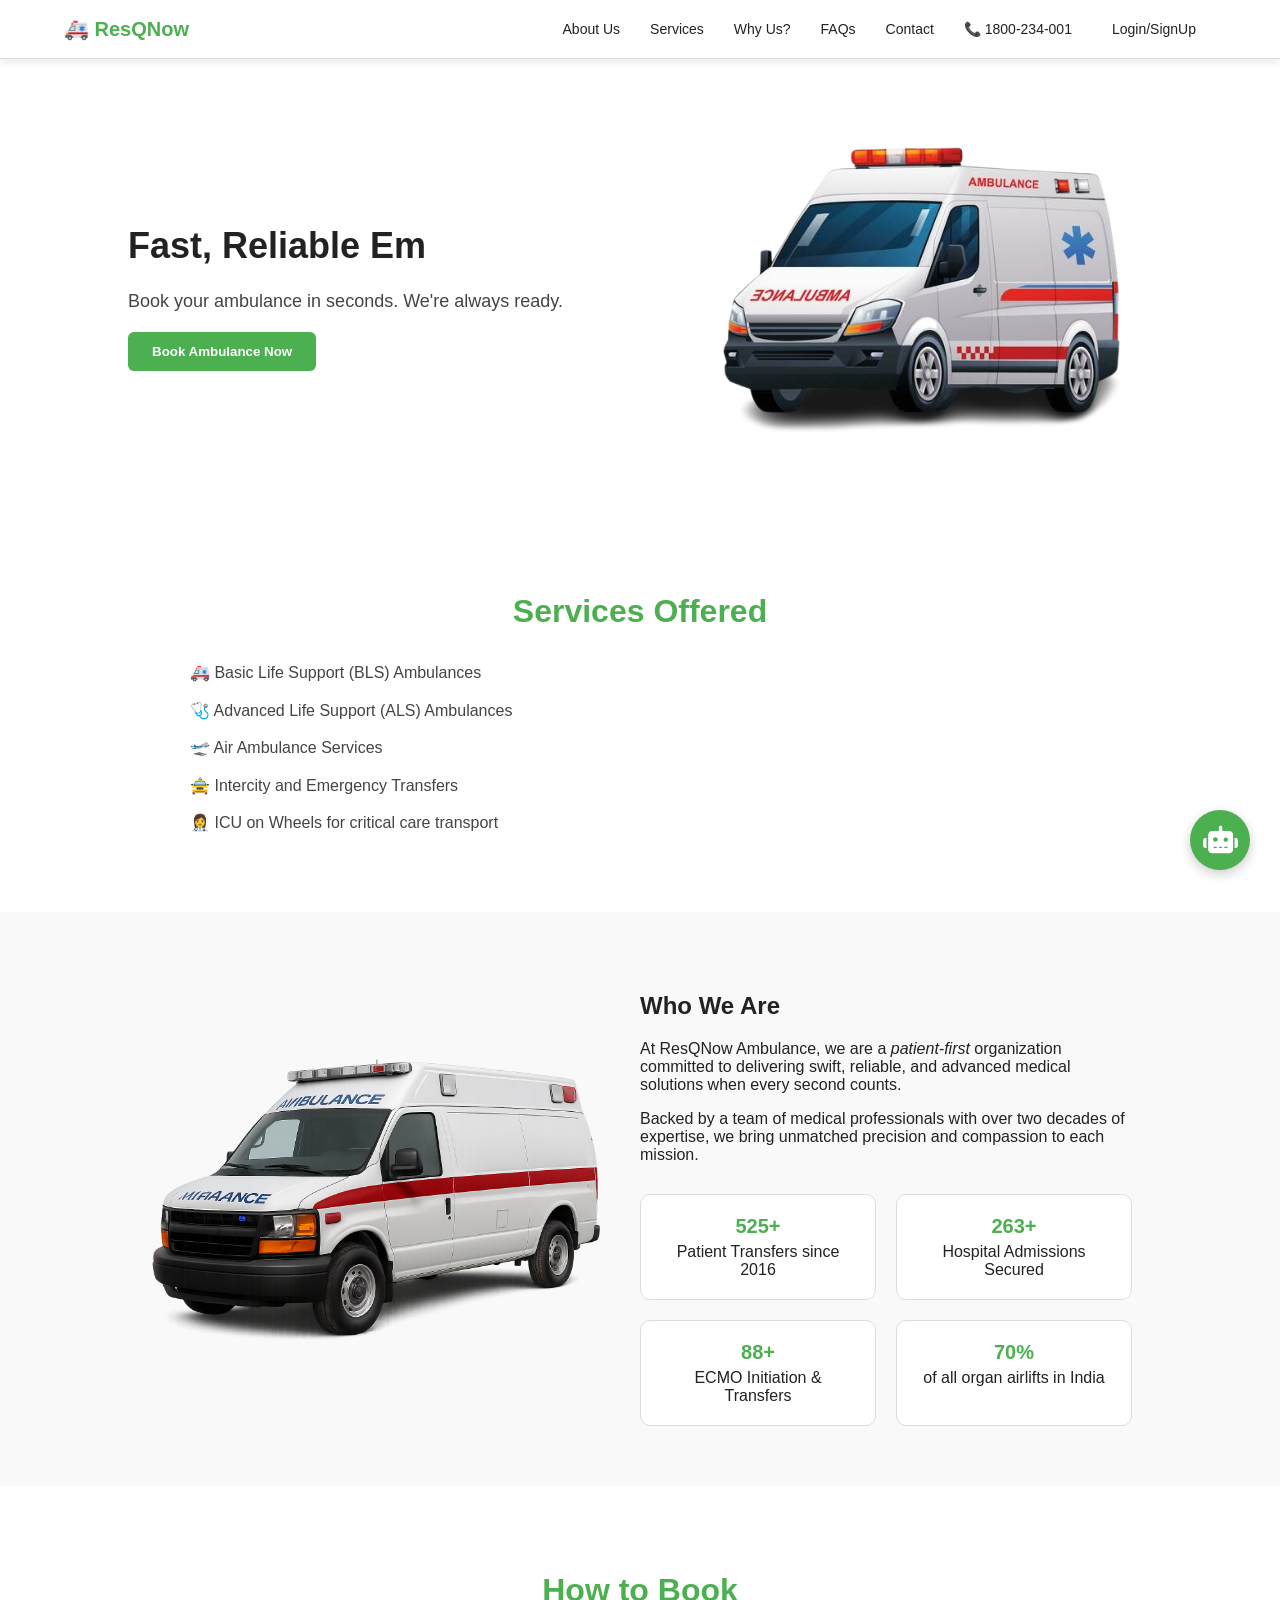
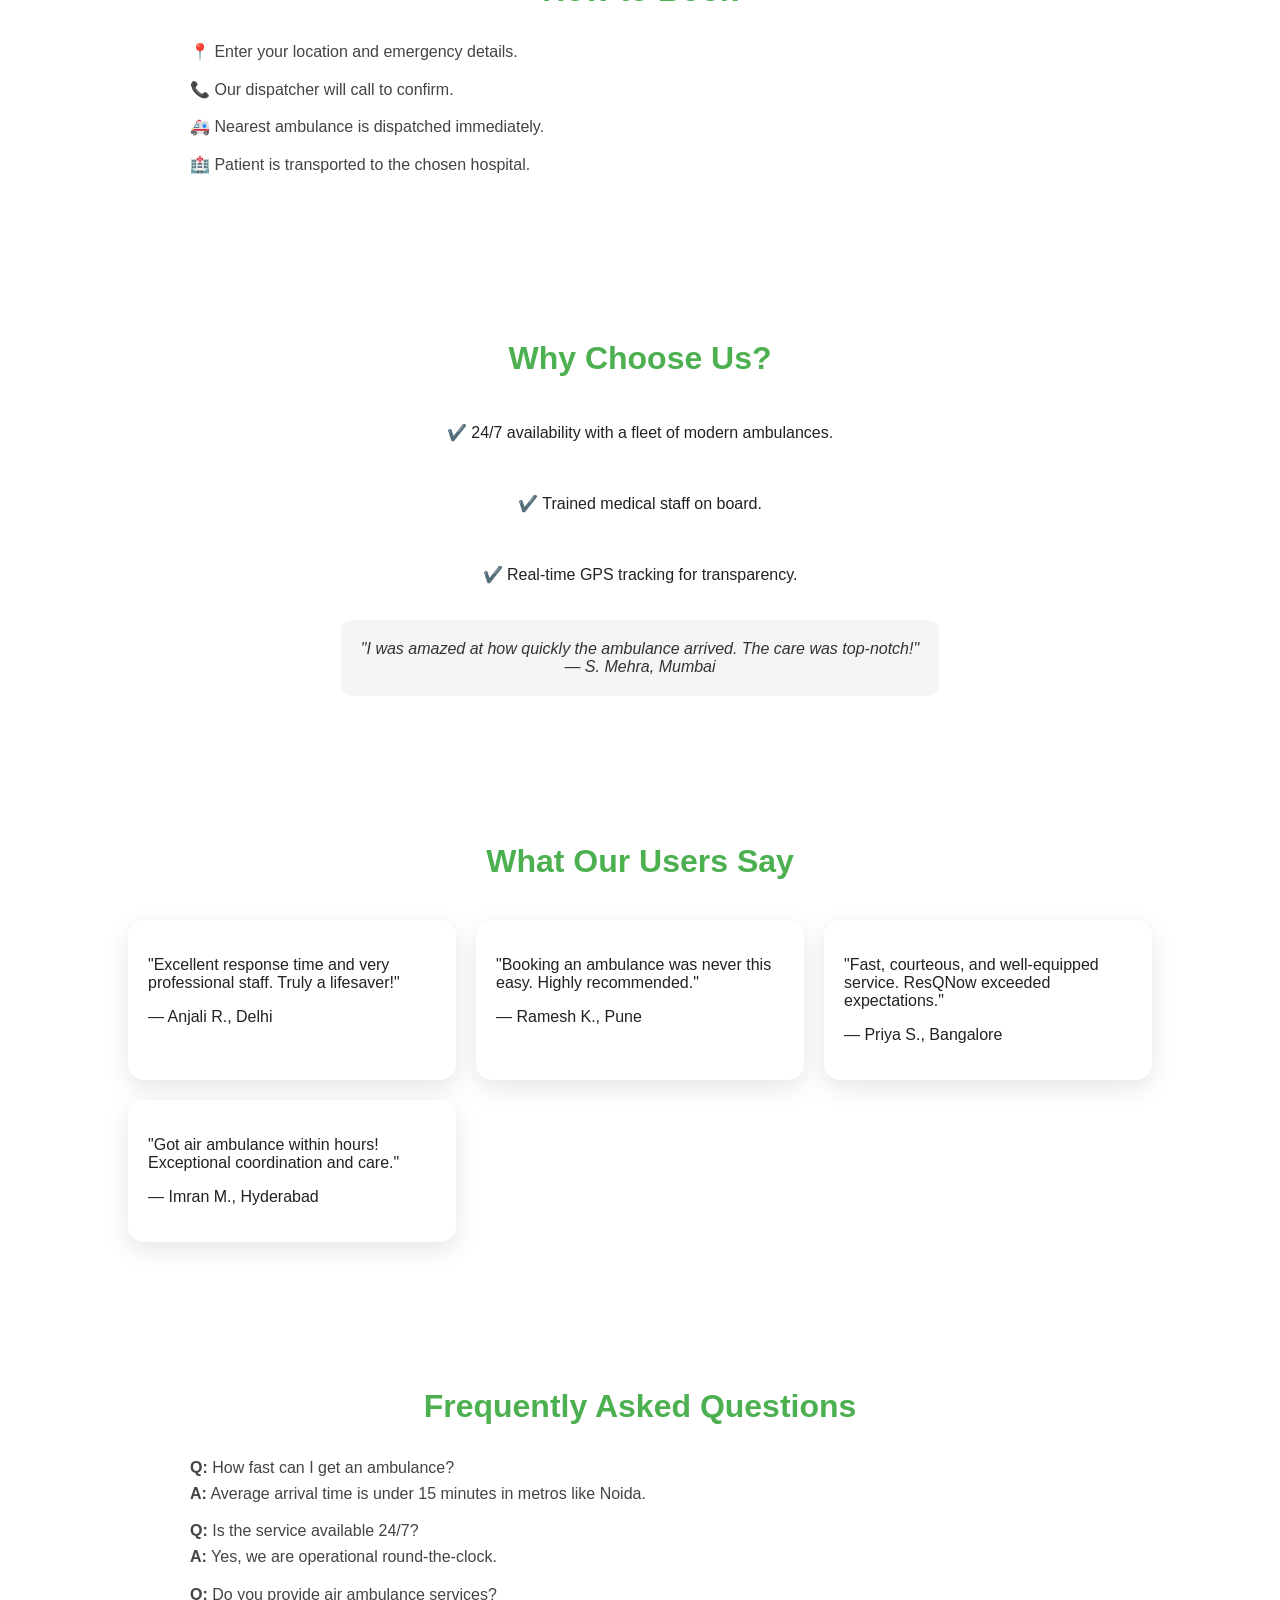
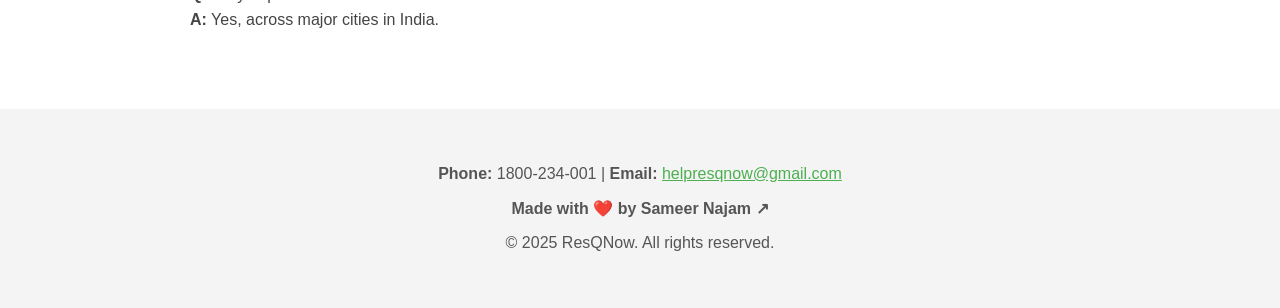
<file: index.html>
<!DOCTYPE html>
<html lang="en">
<head>
    <meta charset="UTF-8" />
    <meta name="viewport" content="width=device-width, initial-scale=1.0"/>
    <title>ResQNow</title>
    <link rel="stylesheet" href="https://cdnjs.cloudflare.com/ajax/libs/font-awesome/6.1.1/css/all.min.css"/>
    <link rel="icon" href="data:image/svg+xml,<svg xmlns=%22http://www.w3.org/2000/svg%22 viewBox=%220 0 100 100%22><text y=%22.9em%22 font-size=%2290%22>🚑</text></svg>">
    <style>
        html { scroll-behavior: smooth; }
        *, *::before, *::after { box-sizing: border-box; }
        body { margin: 0; font-family: 'Segoe UI', Tahoma, Geneva, Verdana, sans-serif; background-color: white; color: #222; max-width: 100%; overflow-x: hidden; }
        header { display: flex; justify-content: space-between; align-items: center; padding: 15px 5%; background-color: #ffffff; box-shadow: 0 2px 10px rgba(0, 0, 0, 0.1); flex-wrap: nowrap; border-bottom: 1px solid #ddd; position: relative; overflow: visible; z-index: 1000; }
        .nav-left h1 { margin: 0; font-size: 20px; color: #4CAF50; white-space: nowrap; }
        .nav-right { display: flex; align-items: center; gap: 10px; flex-wrap: nowrap; overflow-x: visible; }
        .nav-right a, .nav-right span, .dropdown-btn { color: #222; text-decoration: none; background-color: transparent; padding: 6px 10px; border-radius: 5px; font-weight: 500; white-space: nowrap; font-size: 14px; }
        .nav-right a:hover { background-color: #f4f4f4; }
        .phone-number { font-weight: bold; color: #4CAF50; }
        .dropdown { position: relative; display: inline-block; }
        .dropdown-content { display: none; position: absolute; background-color: #fff; min-width: 160px; box-shadow: 0px 8px 16px rgba(0,0,0,0.2); z-index: 9999; border-radius: 6px; top: 100%; right: 0; left: auto; }
        .dropdown-content a { color: #333; padding: 12px 28px; text-decoration: none; display: block; }
        .dropdown-content a:hover { background-color: #f1f1f1; }
        .hero { display: flex; flex-wrap: wrap; justify-content: space-between; align-items: center; padding: 60px 10%; background-color: white; }
        .hero .content { flex: 1; min-width: 280px; }
        .hero h2 { font-size: 36px; margin-bottom: 10px; min-height: 48px; }
        .hero p { font-size: 18px; margin-bottom: 20px; color: #444; }

        /* BUTTON COLOR UPDATED */
        .btn { background-color: #4CAF50; color: white; padding: 12px 24px; text-decoration: none; font-weight: bold; border-radius: 6px; display: inline-block; transition: background-color 0.2s; border: none; cursor: pointer; }
        .btn:hover { background-color: #3f8b3f; }

        .hero img { max-width: 45%; height: auto; }
        section { padding: 60px 10%; background-color: white; }

        /* SECTION TITLES UPDATED */
        .section-title { text-align: center; font-size: 32px; margin-bottom: 30px; color: #4CAF50; }

        .section-content { max-width: 900px; margin: 0 auto; font-size: 16px; line-height: 1.6; color: #444; }
        .services-list, .booking-steps, .faq-list { margin-top: 20px; list-style-type: none; padding-left: 0; }
        li { margin-bottom: 12px; }
        .why-us { display: flex; flex-direction: column; gap: 20px; align-items: center; }
        .testimonial { background-color: #f5f5f5; padding: 20px; border-radius: 10px; max-width: 600px; text-align: center; font-style: italic; color: #333; }
        .who-we-are { display: flex; flex-wrap: wrap; align-items: center; background-color: #f9f9f9; }
        .image-box { flex: 1; text-align: center; }
        .image-box img { max-width: 100%; height: auto; }
        .content-box { flex: 1; padding: 0 20px; }

        /* STATS HIGHLIGHT COLOR UPDATED */
        .stats { display: grid; grid-template-columns: repeat(auto-fit, minmax(200px, 1fr)); gap: 20px; margin-top: 30px; }
        .stat-item { background-color: #fff; border: 1px solid #ddd; padding: 20px; border-radius: 10px; text-align: center; }
        .stat-item strong { font-size: 20px; display: block; margin-bottom: 5px; color: #4CAF50; }

        footer { text-align: center; padding: 40px 10%; background-color: #f4f4f4; color: #555; }

        .reveal { opacity: 0; transform: translateY(50px); transition: all 0.6s ease-out; }
        .reveal.active { opacity: 1; transform: translateY(0); }

        .review-container { display: grid; grid-template-columns: repeat(auto-fit, minmax(250px, 1fr)); gap: 20px; padding-top: 10px; }
        .review-card { background-color: #fff; border-radius: 16px; box-shadow: 0 8px 24px rgba(0,0,0,0.1); padding: 20px; transition: transform 0.3s ease, box-shadow 0.3s ease; position: relative; overflow: hidden; }
        .review-card:hover { transform: translateY(-8px); box-shadow: 0 12px 30px rgba(0, 0, 0, 0.15); }

        .hamburger { display: none; font-size: 28px; background: none; border: none; cursor: pointer; }
        .nav-left a { text-decoration: none; }
        .nav-left h1 { margin: 0; font-size: 20px; color: #4CAF50; white-space: nowrap; border-bottom: none; }

        /* CHATBOT ICON COLOR UPDATED */
        .chatbot-icon { position: fixed; bottom: 30px; right: 30px; width: 60px; height: 60px; background: #4CAF50; color: white; border-radius: 50%; display: flex; justify-content: center; align-items: center; font-size: 28px; cursor: pointer; box-shadow: 0 4px 12px rgba(0,0,0,0.2); z-index: 1000; transition: transform 0.2s ease-in-out; }
        .chatbot-icon:hover { transform: scale(1.1); }

        .scroll-to-top { position: fixed; bottom: 30px; left: 30px; width: 50px; height: 50px; background-color: #333; color: white; border: none; border-radius: 50%; display: none; justify-content: center; align-items: center; font-size: 24px; cursor: pointer; box-shadow: 0 4px 12px rgba(0,0,0,0.2); z-index: 1000; opacity: 0; transition: opacity 0.3s ease-in-out, transform 0.2s; }
        .scroll-to-top:hover { background-color: #555; transform: scale(1.1); }
        .scroll-to-top.show { display: flex; opacity: 1; }

        @keyframes glow-pulse {
            0% { box-shadow: 0 0 0 0 rgba(76, 175, 80, 0.7); }
            70% { box-shadow: 0 0 0 15px rgba(76, 175, 80, 0); }
            100% { box-shadow: 0 0 0 0 rgba(76, 175, 80, 0); }
        }
        #bookNowBtn { animation: glow-pulse 2s infinite; }

        @media (max-width: 768px) {
            .nav-right { display: none; flex-direction: column; align-items: flex-end; position: absolute; top: 60px; right: 0; left: auto; max-width: 300px; width: auto; background: white; padding: 10px 5%; border-top: 1px solid #eee; box-shadow: 0 2px 6px rgba(0,0,0,0.1); z-index: 999; }
            .nav-right.show { display: flex; }
            .hamburger { display: block; margin-left: auto; }
            .nav-right a, .nav-right span, .dropdown-btn { display: block; width: 100%; text-align: left; padding: 10px 0; }
            .hero { flex-direction: column; padding: 30px 5%; text-align: center; }
            .hero img { max-width: 90%; margin-top: 20px; }
            .hero h2 { font-size: 24px; }
            .hero p { font-size: 16px; }
            .btn { font-size: 14px; padding: 10px 20px; }
            .content-box { padding: 20px 5%; }
            .stats { grid-template-columns: 1fr; }
            .review-container { grid-template-columns: 1fr; }
            header { padding: 8px 4%; }
            .nav-left h1 { font-size: 16px; }
            .nav-right a, .nav-right span, .dropdown-btn { font-size: 12px; padding: 4px 8px; }
            .dropdown-content a { font-size: 12px; padding: 8px 12px; }
            .chatbot-icon { width: 50px; height: 50px; font-size: 24px; bottom: 20px; right: 20px;}
            .scroll-to-top { width: 45px; height: 45px; font-size: 20px; bottom: 20px; left: 20px;}
        }
        @media (max-width: 600px) {
            .stats { grid-template-columns: 1fr; }
            .stat-item { padding: 15px; }
            .stat-item strong { font-size: 18px; }
        }
        @media (max-width: 480px) {
            footer { padding: 20px 5%; font-size: 14px; }
            .testimonial { padding: 15px; }
            .review-card { padding: 15px; }
        }
    </style>
</head>

<body>

<header class="reveal">
  <div class="nav-left">
      <a href="index.html"><h1> 🚑 ResQNow </h1></a>
  </div>
  <button class="hamburger" onclick="toggleMenu()">☰</button>
  <nav class="nav-right" id="mainMenu">
    <a href="#about">About Us</a>
    <a href="#services">Services</a>
    <a href="#why">Why Us?</a>
    <a href="#faq">FAQs</a>
    <a href="contact.html">Contact</a>
    <a href="sample.html" id="adminPanelLink" style="display:none;">Admin Panel</a>
    <span class="phone-number">📞 1800-234-001</span>
    <span id="auth-links" style="position: relative;"></span>
  </nav>
</header>

<section class="hero reveal">
  <div class="content">
    <h2><span id="typewriter"></span></h2>
    <p>Book your ambulance in seconds. We're always ready.</p>
    <button onclick="checkLogin()" class="btn" id="bookNowBtn">Book Ambulance Now</button>
  </div>
  <img src="ambulance.png" alt="Ambulance" />
</section>

<section id="services" class="reveal">
  <h2 class="section-title">Services Offered</h2>
  <div class="section-content">
    <ul class="services-list">
      <li>🚑 Basic Life Support (BLS) Ambulances</li>
      <li>🩺 Advanced Life Support (ALS) Ambulances</li>
      <li>🛫 Air Ambulance Services</li>
      <li>🚖 Intercity and Emergency Transfers</li>
      <li>👩‍⚕️ ICU on Wheels for critical care transport</li>
    </ul>
  </div>
</section>

<section class="who-we-are reveal" id="about">
  <div class="image-box">
    <img src="ambulance1.png" alt="Ambulance Staff" />
  </div>
  <div class="content-box">
    <h2>Who We Are</h2>
    <p>At ResQNow Ambulance, we are a <em>patient-first</em> organization committed to delivering swift, reliable, and advanced medical solutions when every second counts.</p>
    <p>Backed by a team of medical professionals with over two decades of expertise, we bring unmatched precision and compassion to each mission.</p>
    <div class="stats">
      <div class="stat-item"><strong><span class="stat-number" data-target="1500">0</span>+</strong> Patient Transfers since 2016</div>
      <div class="stat-item"><strong><span class="stat-number" data-target="750">0</span>+</strong> Hospital Admissions Secured</div>
      <div class="stat-item"><strong><span class="stat-number" data-target="250">0</span>+</strong> ECMO Initiation & Transfers</div>
      <div class="stat-item"><strong>70%</strong> of all organ airlifts in India</div>
    </div>
  </div>
</section>

<section class="reveal">
  <h2 class="section-title">How to Book</h2>
  <div class="section-content">
    <ol class="booking-steps">
      <li>📍 Enter your location and emergency details.</li>
      <li>📞 Our dispatcher will call to confirm.</li>
      <li>🚑 Nearest ambulance is dispatched immediately.</li>
      <li>🏥 Patient is transported to the chosen hospital.</li>
    </ol>
  </div>
</section>

<section id="why" class="reveal">
  <h2 class="section-title">Why Choose Us?</h2>
  <div class="why-us">
    <p>✔️ 24/7 availability with a fleet of modern ambulances.</p>
    <p>✔️ Trained medical staff on board.</p>
    <p>✔️ Real-time GPS tracking for transparency.</p>
    <div class="testimonial">"I was amazed at how quickly the ambulance arrived. The care was top-notch!"<br/>— S. Mehra, Mumbai</div>
  </div>
</section>

<section id="reviews" class="reveal">
  <h2 class="section-title">What Our Users Say</h2>
  <div class="review-container">
    <div class="review-card"><p class="review-text">"Excellent response time and very professional staff. Truly a lifesaver!"</p><p class="review-author">— Anjali R., Delhi</p></div>
    <div class="review-card"><p class="review-text">"Booking an ambulance was never this easy. Highly recommended."</p><p class="review-author">— Ramesh K., Pune</p></div>
    <div class="review-card"><p class="review-text">"Fast, courteous, and well-equipped service. ResQNow exceeded expectations."</p><p class="review-author">— Priya S., Bangalore</p></div>
    <div class="review-card"><p class="review-text">"Got air ambulance within hours! Exceptional coordination and care."</p><p class="review-author">— Imran M., Hyderabad</p></div>
  </div>
</section>

<section id="faq" class="reveal">
  <h2 class="section-title">Frequently Asked Questions</h2>
  <div class="section-content">
    <ul class="faq-list">
      <li><strong>Q:</strong> How fast can I get an ambulance?<br/><strong>A:</strong> Average arrival time is under 15 minutes in metros like Noida.</li>
      <li><strong>Q:</strong> Is the service available 24/7?<br/><strong>A:</strong> Yes, we are operational round-the-clock.</li>
      <li><strong>Q:</strong> Do you provide air ambulance services?<br/><strong>A:</strong> Yes, across major cities in India.</li>
    </ul>
  </div>
</section>

<footer class="reveal">
  <p><strong>Phone:</strong> 1800-234-001 | <strong>Email:</strong> <a href="mailto:helpresqnow@gmail.com" style="color: #4CAF50;">helpresqnow@gmail.com</a></p>
  <p><strong>Made with ❤️ by <a href="https://www.linkedin.com/in/mohd-sameer-najam-291785267/" target="_blank" style="text-decoration: none; color: inherit;">Sameer Najam ↗ </a></strong></p>
  <p>© 2025 ResQNow. All rights reserved.</p>
</footer>

<button class="scroll-to-top" id="scrollTopBtn" title="Go to top"><i class="fas fa-arrow-up"></i></button>
<div class="chatbot-icon" id="chatbot-icon"><i class="fas fa-robot"></i></div>

<script>
    function toggleMenu() {
      const menu = document.getElementById('mainMenu');
      menu.classList.toggle('show');
    }
    document.querySelector('.hamburger').addEventListener('click', function(event) { event.stopPropagation(); });
    document.getElementById('mainMenu').addEventListener('click', function(event) { event.stopPropagation(); });
    document.addEventListener('click', function(event) {
      const userMenu = document.getElementById("userDropdownMenu");
      const dropdownBtn = document.querySelector('.dropdown-btn');
      const hamburger = document.querySelector('.hamburger');
      const navMenu = document.getElementById('mainMenu');
      if (userMenu && dropdownBtn && !userMenu.contains(event.target) && !dropdownBtn.contains(event.target)) { userMenu.style.display = "none"; }
      if (navMenu.classList.contains("show") && !navMenu.contains(event.target) && !hamburger.contains(event.target)) { navMenu.classList.remove("show"); }
    });

    const phrases = ["Fast, Reliable Emergency Help", "Book Ambulance 24/7"];
    const typewriter = document.getElementById("typewriter");
    let phraseIndex = 0, charIndex = 0, isTyping = true;
    function typeLoop() {
        if (!typewriter) return;
        const currentPhrase = phrases[phraseIndex];
        if (isTyping) {
            typewriter.textContent = currentPhrase.slice(0, ++charIndex);
            if (charIndex === currentPhrase.length) { isTyping = false; setTimeout(typeLoop, 2000); } 
            else { setTimeout(typeLoop, 100); }
        } else {
            typewriter.textContent = currentPhrase.slice(0, --charIndex);
            if (charIndex === 0) { isTyping = true; phraseIndex = (phraseIndex + 1) % phrases.length; setTimeout(typeLoop, 500); } 
            else { setTimeout(typeLoop, 50); }
        }
    }
    
    function animateStats() {
        const statNumbers = document.querySelectorAll('.stat-number');
        statNumbers.forEach(stat => {
            const target = +stat.getAttribute('data-target');
            let current = 0;
            const increment = target / 100;
            const updateCount = () => {
                if (current < target) { current += increment; stat.innerText = Math.ceil(current); requestAnimationFrame(updateCount); } 
                else { stat.innerText = target; }
            };
            updateCount();
        });
    }

    let hasCounted = false;
    const reveals = document.querySelectorAll('.reveal');
    const revealObserver = new IntersectionObserver(entries => {
        entries.forEach(entry => {
            if (entry.isIntersecting) {
                entry.target.classList.add('active');
                if (entry.target.querySelector('.stats') && !hasCounted) { animateStats(); hasCounted = true; }
            }
        });
    }, { threshold: 0.15 });
    reveals.forEach(r => revealObserver.observe(r));

    function checkLogin() {
        const isLoggedIn = localStorage.getItem("loggedIn");
        if (isLoggedIn === "true") { window.location.href = "book.html"; } 
        else { alert("Please log in first."); window.location.href = "login.html"; }
    }

    function updateNavbarAuthLinks() {
        const container = document.getElementById("auth-links");
        if (!container) return;
        const isLoggedIn = localStorage.getItem("loggedIn") === "true";
        const name = localStorage.getItem("userName") || "User";
        const role = localStorage.getItem("userRole");
        const adminLink = document.getElementById('adminPanelLink');
        if (adminLink) { adminLink.style.display = (isLoggedIn && role === 'admin') ? 'inline-block' : 'none'; }
        if (isLoggedIn) {
            container.innerHTML = `<div class="dropdown"><button class="dropdown-btn" onclick="toggleDropdown(event)">👤 ${name} ▼</button><div class="dropdown-content" id="userDropdownMenu"><a href="profile.html">Profile</a><a href="history.html">Booking History</a><a href="feedback.html">Give Feedback</a><a href="forgot-password.html">Reset Password</a><a href="dashboard.html">Dashboard</a><a href="#" onclick="logout()">Logout</a></div></div>`;
        } else {
            container.innerHTML = `<a href="login.html">Login/SignUp</a>`;
        }
    }

    function toggleDropdown(event) {
        event.stopPropagation();
        const menu = document.getElementById("userDropdownMenu");
        if (!menu) return;
        menu.style.display = menu.style.display === "block" ? "none" : "block";
    }

    function logout() {
        localStorage.clear();
        window.location.href = "index.html";
    }

    document.addEventListener('DOMContentLoaded', () => {
        updateNavbarAuthLinks();
        typeLoop();
    });

    document.getElementById("chatbot-icon").addEventListener("click", () => {
        const botWindow = window.open("bot.html", "ResQNowBot", "width=420,height=650,scrollbars=no");
        if (botWindow) { botWindow.focus(); } 
        else { alert("Please allow pop-ups for this website to use the chatbot."); }
    });

    const scrollTopBtn = document.getElementById("scrollTopBtn");
    window.onscroll = function() {
        if (document.body.scrollTop > 200 || document.documentElement.scrollTop > 200) { scrollTopBtn.classList.add("show"); } 
        else { scrollTopBtn.classList.remove("show"); }
    };
    scrollTopBtn.onclick = function() { window.scrollTo({ top: 0, behavior: 'smooth' }); };
</script>

</body>
</html>
</file>
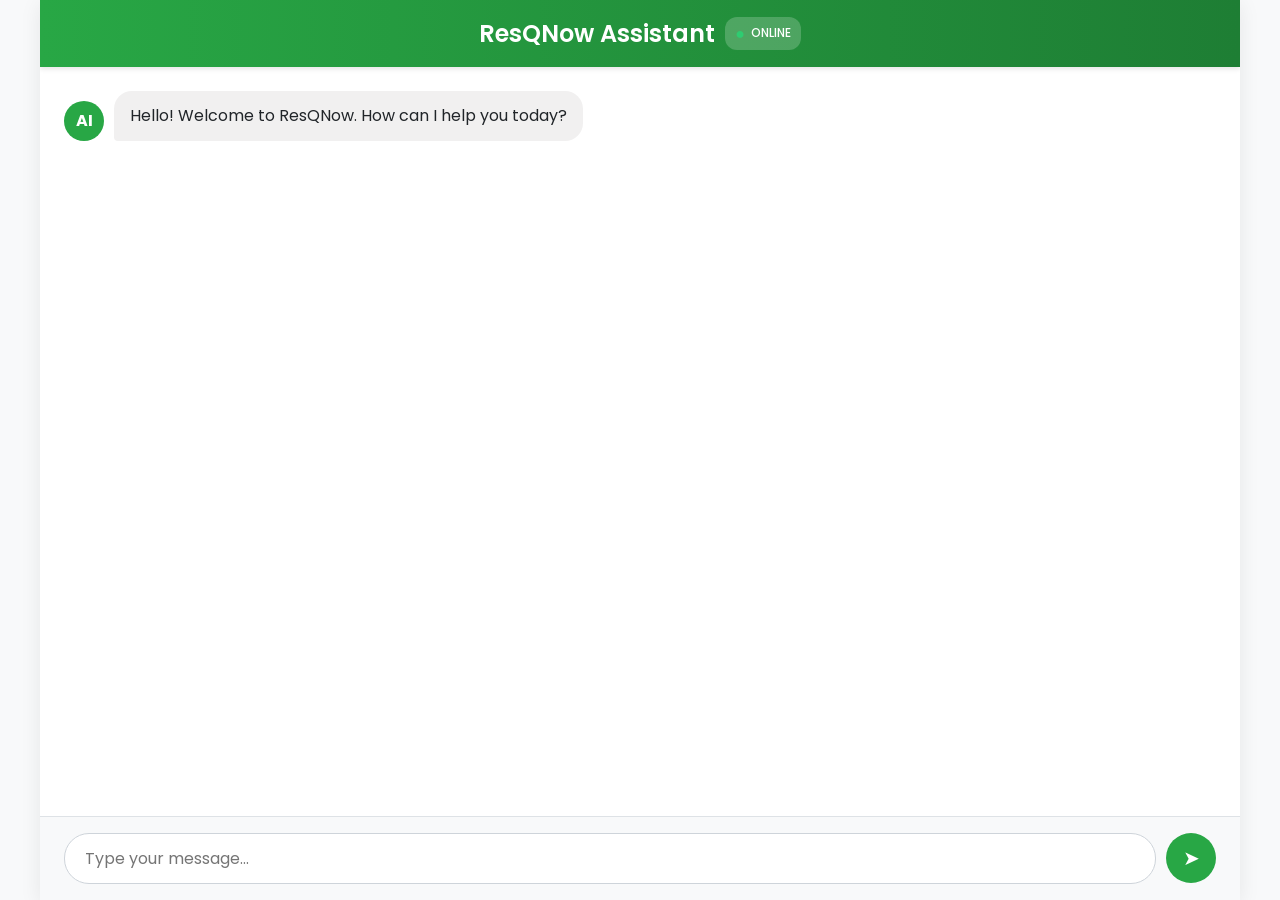
<file: bot.html>
<!DOCTYPE html>
<html lang="en">
<head>
    <meta charset="UTF-8">
    <meta name="viewport" content="width=device-width, initial-scale=1.0">
    <title>ResQNow Assistant</title>
    <link rel="preconnect" href="https://fonts.googleapis.com">
    <link rel="preconnect" href="https://fonts.gstatic.com" crossorigin>
    <link href="https://fonts.googleapis.com/css2?family=Poppins:wght@400;500;600&display=swap" rel="stylesheet">
    <style>
        /* --- Universal Styles & MODIFIED Green Color Theme --- */
        :root {
            --primary-color: #28a745; /* Main green */
            --secondary-color: #1e7e34; /* Darker green */
            --user-bubble-bg: #28a745;
            --bot-bubble-bg: #f1f0f0;
            --text-light: #ffffff;
            --text-dark: #212529;
            --body-bg: #f8f9fa;
            --font-family: 'Poppins', sans-serif;
        }

        * {
            box-sizing: border-box;
            margin: 0;
            padding: 0;
        }

        html, body {
            height: 100%;
            font-family: var(--font-family);
            background-color: var(--body-bg);
        }

        /* --- Main Chatbot Container (Flexbox Layout) --- */
        .chatbot-container {
            display: flex;
            flex-direction: column;
            height: 100%;
            max-width: 1200px;
            margin: 0 auto;
            background-color: #fff;
            box-shadow: 0 4px 20px rgba(0, 0, 0, 0.08);
            overflow: hidden;
        }

        /* --- MODIFIED: Chatbot Header --- */
        .chatbot-header {
            background: linear-gradient(90deg, var(--primary-color), var(--secondary-color));
            color: var(--text-light);
            padding: 1rem 1.5rem;
            text-align: center;
            box-shadow: 0 2px 5px rgba(0,0,0,0.1);
            flex-shrink: 0;
            display: flex;
            justify-content: center;
            align-items: center;
            gap: 10px;
        }

        .chatbot-header h1 {
            font-size: 1.5rem;
            font-weight: 600;
            margin: 0;
        }
        
        /* ADDED: Online Status Badge styling */
        .status-badge {
            background-color: rgba(255, 255, 255, 0.2);
            font-size: 0.75rem;
            font-weight: 500;
            padding: 4px 10px;
            border-radius: 12px;
            text-transform: uppercase;
        }
        .status-badge::before {
            content: '●';
            color: #2ecc71; /* Green dot */
            margin-right: 6px;
            font-size: 1rem;
            vertical-align: middle;
        }

        /* --- Chat Messages Area --- */
        .chat-messages {
            flex-grow: 1;
            padding: 1.5rem;
            overflow-y: auto;
            display: flex;
            flex-direction: column;
            gap: 1rem;
        }

        .message {
            display: flex;
            align-items: flex-end;
            gap: 10px;
            max-width: 80%;
            animation: fadeIn 0.4s ease-in-out;
        }

        .message .avatar {
            width: 40px;
            height: 40px;
            border-radius: 50%;
            background-color: var(--secondary-color);
            display: flex;
            justify-content: center;
            align-items: center;
            font-weight: bold;
            flex-shrink: 0;
        }

        .message .bubble {
            padding: 0.75rem 1rem;
            border-radius: 18px;
            line-height: 1.6;
        }

        /* Bot Message */
        .bot-message {
            align-self: flex-start;
        }
        .bot-message .avatar {
            background-color: var(--primary-color);
            color: var(--text-light);
        }
        .bot-message .bubble {
            background-color: var(--bot-bubble-bg);
            color: var(--text-dark);
            border-bottom-left-radius: 4px;
        }

        /* User Message */
        .user-message {
            align-self: flex-end;
            flex-direction: row-reverse;
        }
        .user-message .avatar {
            background-color: #6c757d;
            color: var(--text-light);
        }
        .user-message .bubble {
            background-color: var(--user-bubble-bg);
            color: var(--text-light);
            border-bottom-right-radius: 4px;
        }

        /* Typing Indicator */
        .typing-indicator {
            align-self: flex-start;
            display: flex;
            align-items: center;
            gap: 8px;
        }
        .typing-indicator .bubble {
            display: flex;
            gap: 5px;
            padding: 1rem 1.2rem;
        }
        .typing-indicator .dot {
            width: 8px;
            height: 8px;
            background-color: #888;
            border-radius: 50%;
            animation: typing-bounce 1.2s infinite ease-in-out;
        }
        .typing-indicator .dot:nth-child(2) { animation-delay: 0.2s; }
        .typing-indicator .dot:nth-child(3) { animation-delay: 0.4s; }

        /* Input Area */
        .chat-input-area {
            padding: 1rem 1.5rem;
            border-top: 1px solid #dee2e6;
            background-color: #f8f9fa;
            display: flex;
            gap: 10px;
            flex-shrink: 0;
        }

        #user-input {
            flex-grow: 1;
            border: 1px solid #ced4da;
            border-radius: 25px;
            padding: 0.75rem 1.25rem;
            font-size: 1rem;
            font-family: var(--font-family);
            outline: none;
            transition: border-color 0.2s;
        }

        #user-input:focus {
            border-color: var(--primary-color);
        }

        #send-button {
            border: none;
            background-color: var(--primary-color);
            color: var(--text-light);
            border-radius: 50%;
            width: 50px;
            height: 50px;
            font-size: 1.25rem;
            cursor: pointer;
            transition: background-color 0.2s;
        }

        #send-button:hover {
            background-color: var(--secondary-color);
        }

        /* Animations */
        @keyframes fadeIn {
            from { opacity: 0; transform: translateY(10px); }
            to { opacity: 1; transform: translateY(0); }
        }
        @keyframes typing-bounce {
            0%, 60%, 100% { transform: translateY(0); }
            30% { transform: translateY(-6px); }
        }

        @media (max-width: 768px) {
            .chatbot-header h1 { font-size: 1.2rem; }
            .status-badge { font-size: 0.65rem; padding: 3px 8px; }
            .chat-messages { padding: 1rem; }
            .message { max-width: 90%; }
            .message .avatar { width: 35px; height: 35px; }
            .chat-input-area { padding: 0.75rem; }
            #user-input { padding: 0.6rem 1rem; }
            #send-button { width: 45px; height: 45px; }
        }
    </style>
</head>
<body>

    <div class="chatbot-container">
        <header class="chatbot-header">
            <h1>ResQNow Assistant</h1>
            <div class="status-badge">Online</div>
        </header>

        <main class="chat-messages" id="chat-messages"></main>

        <footer class="chat-input-area">
            <input type="text" id="user-input" placeholder="Type your message..." autocomplete="off">
            <button id="send-button" aria-label="Send Message">➤</button>
        </footer>
    </div>

<script>
document.addEventListener('DOMContentLoaded', () => {
    const chatMessages = document.getElementById('chat-messages');
    const userInput = document.getElementById('user-input');
    const sendButton = document.getElementById('send-button');

    const addMessage = (text, sender) => {
        const messageElement = document.createElement('div');
        messageElement.classList.add('message', `${sender}-message`);

        const avatar = (sender === 'bot') ? 'AI' : 'You';

        messageElement.innerHTML = `
            <div class="avatar">${avatar}</div>
            <div class="bubble">${text}</div>
        `;

        chatMessages.appendChild(messageElement);
        chatMessages.scrollTop = chatMessages.scrollHeight;
    };

    let typingIndicator;
    const showTypingIndicator = (show) => {
        if (show) {
            typingIndicator = document.createElement('div');
            typingIndicator.classList.add('message', 'bot-message', 'typing-indicator');
            typingIndicator.innerHTML = `
                <div class="avatar">AI</div>
                <div class="bubble">
                    <span class="dot"></span>
                    <span class="dot"></span>
                    <span class="dot"></span>
                </div>
            `;
            chatMessages.appendChild(typingIndicator);
            chatMessages.scrollTop = chatMessages.scrollHeight;
        } else if (typingIndicator) {
            typingIndicator.remove();
        }
    };

    const getBotResponse = (message) => {
        const msg = message.toLowerCase().trim();

        if (msg.includes('hello') || msg.includes('hii') || msg.includes('hey'))
            return "Hello! I am the ResQNow Assistant. How can I assist you today?";

        if (msg.includes('how are you'))
            return "I'm a program, so I don't have feelings, but I'm working perfectly! How can I help?";

        if (msg.includes('who are you'))
            return "I am the ResQNow Assistant, here to help you with ambulance services and bookings.";

        if (msg.includes('book') || msg.includes('ambulance'))
            return "To book an ambulance:<br>1. Login to the app<br>2. Get your Unique ID<br>3. Enter patient details and confirm booking.";

        if (msg.includes('services'))
            return "We offer:<br>• BLS Ambulance<br>• ALS Ambulance (mobile ICU)<br>• Patient Transport Vehicle";

        if (msg.includes('price'))
            return "Good news! All services are currently **free of charge**.";

        if (msg.includes('contact'))
            return "📞 1800-234-001<br>📧 helpresqnow@gmail.com";

        return "Sorry, I don't have info about that. Try asking about booking, pricing, or services.";
    };

    const handleUserMessage = () => {
        const message = userInput.value.trim();
        if (!message) return;

        addMessage(message, 'user');
        userInput.value = '';

        showTypingIndicator(true);

        setTimeout(() => {
            const botResponse = getBotResponse(message);
            showTypingIndicator(false);
            addMessage(botResponse, 'bot');
        }, 1200);
    };

    sendButton.addEventListener('click', handleUserMessage);
    userInput.addEventListener('keypress', (event) => {
        if (event.key === 'Enter') handleUserMessage();
    });

    setTimeout(() => {
        addMessage("Hello! Welcome to ResQNow. How can I help you today?", 'bot');
    }, 1000);
});
</script>

</body>
</html>
</file>
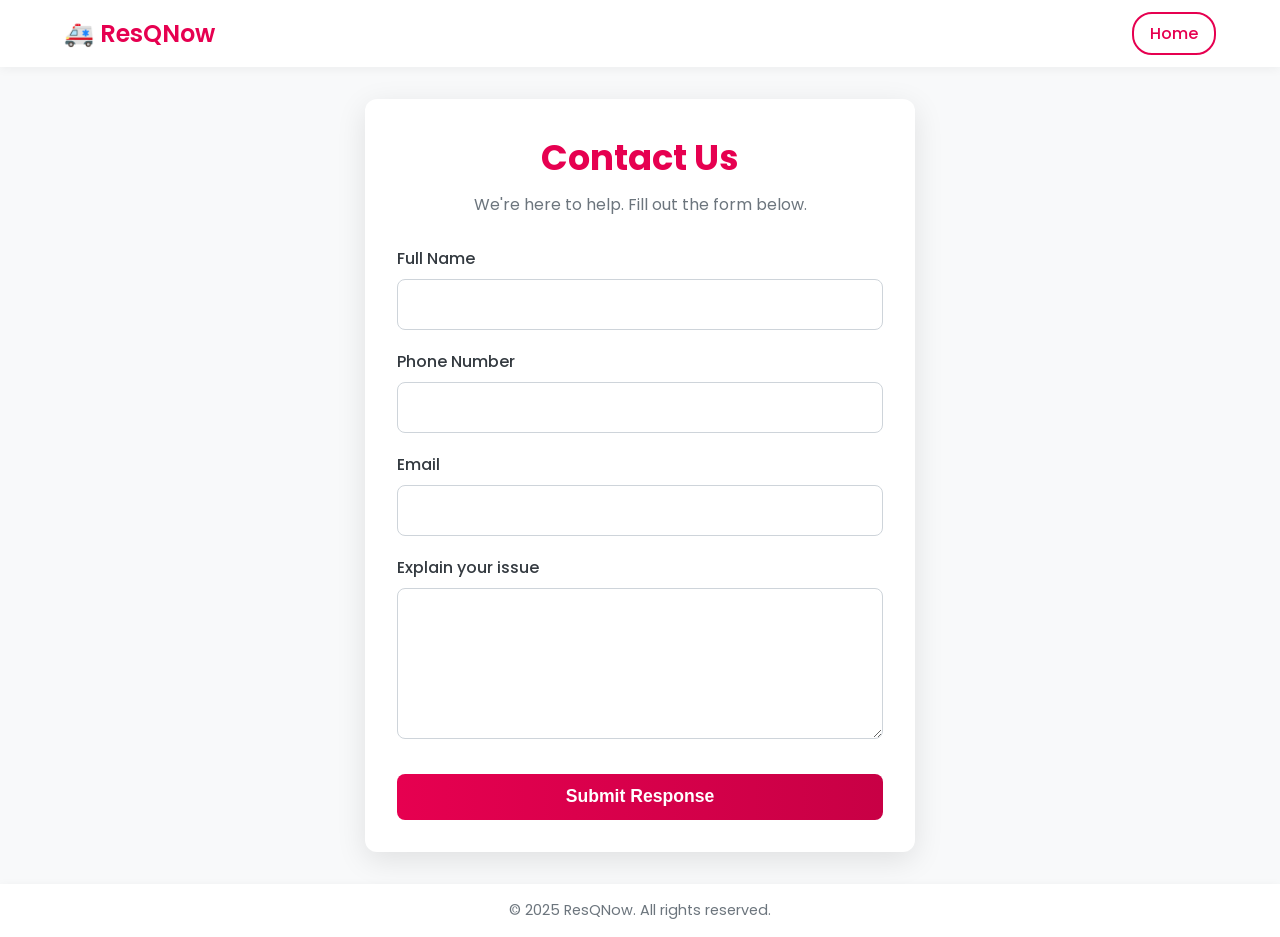
<file: contact.html>
<!DOCTYPE html>
<html lang="en">
<head>
    <meta charset="UTF-8">
    <meta name="viewport" content="width=device-width, initial-scale=1.0">
    <title>Contact Us - ResQNow</title>
    <link rel="preconnect" href="https://fonts.googleapis.com">
    <link rel="preconnect" href="https://fonts.gstatic.com" crossorigin>
    <link href="https://fonts.googleapis.com/css2?family=Poppins:wght@400;500;600&display=swap" rel="stylesheet">
    <style>
        :root {
            --primary-color: #e60050;
            --secondary-color: #c80045;
            --light-gray: #f8f9fa;
            --dark-gray: #343a40;
            --font-family: 'Poppins', sans-serif;
        }

        * {
            box-sizing: border-box;
            margin: 0;
            padding: 0;
        }

        body {
            font-family: var(--font-family);
            background-color: var(--light-gray);
            color: var(--dark-gray);
            display: flex;
            flex-direction: column;
            min-height: 100vh;
        }

        header, footer {
            width: 100%;
            background-color: #ffffff;
            padding: 1rem 5%;
            box-shadow: 0 2px 10px rgba(0, 0, 0, 0.05);
            flex-shrink: 0;
        }

        header {
            display: flex;
            justify-content: space-between;
            align-items: center;
        }

        header .logo a {
            color: var(--primary-color);
            text-decoration: none;
            font-weight: 600;
            font-size: 1.5rem;
        }

        header .nav a {
            color: var(--primary-color);
            text-decoration: none;
            font-weight: 500;
            padding: 8px 16px;
            border: 2px solid var(--primary-color);
            border-radius: 20px;
            transition: all 0.3s ease;
        }

        header .nav a:hover {
            background-color: var(--primary-color);
            color: #fff;
        }

        footer {
            text-align: center;
            color: #6c757d;
            font-size: 0.9rem;
            margin-top: auto;
        }

        .main-content {
            flex-grow: 1;
            width: 100%;
            display: flex;
            justify-content: center;
            align-items: center;
            padding: 2rem 1rem;
        }

        .contact-container {
            background-color: #fff;
            padding: 2rem; /* MODIFIED: Was 2rem 2.5rem */
            border-radius: 12px;
            box-shadow: 0 8px 30px rgba(0, 0, 0, 0.1);
            width: 100%;
            max-width: 550px; /* MODIFIED: Was 600px */
        }

        .contact-header {
            text-align: center;
            margin-bottom: 1.8rem; /* MODIFIED: Was 2rem */
        }

        .contact-header h1 {
            color: var(--primary-color);
            font-size: 2.2rem; /* MODIFIED: Was 2.5rem */
            margin-bottom: 0.5rem;
        }

        .contact-header p {
            font-size: 1rem; /* MODIFIED: Was 1.1rem */
            color: #6c757d;
        }

        .form-group {
            margin-bottom: 1.2rem; /* MODIFIED: Was 1.5rem */
        }

        .form-group label {
            display: block;
            font-weight: 500;
            margin-bottom: 0.5rem;
        }

        .form-group input,
        .form-group textarea {
            width: 100%;
            padding: 0.75rem 1rem; /* MODIFIED: Was 0.8rem 1rem */
            border: 1px solid #ced4da;
            border-radius: 8px;
            font-size: 1rem;
            font-family: var(--font-family);
            transition: border-color 0.2s, box-shadow 0.2s;
        }

        .form-group input:focus,
        .form-group textarea:focus {
            outline: none;
            border-color: var(--primary-color);
            box-shadow: 0 0 0 3px rgba(230, 0, 80, 0.15);
        }

        .form-group textarea {
            min-height: 120px; /* MODIFIED: Was 150px */
            resize: vertical;
        }

        #submit-btn {
            width: 100%;
            padding: 0.8rem; /* MODIFIED: Was 1rem */
            background: linear-gradient(90deg, var(--primary-color), var(--secondary-color));
            color: #fff;
            border: none;
            border-radius: 8px;
            font-size: 1.1rem;
            font-weight: 600;
            cursor: pointer;
            transition: transform 0.2s, box-shadow 0.2s;
            margin-top: 0.5rem; /* MODIFIED: Added some top margin */
        }

        #submit-btn:hover {
            box-shadow: 0 5px 15px rgba(230, 0, 80, 0.3);
            transform: translateY(-2px);
        }

        @media (max-width: 768px) {
            header .logo a {
                font-size: 1.2rem;
            }
            header .nav a {
                font-size: 0.9rem;
                padding: 6px 12px;
            }
            .contact-header h1 {
                font-size: 2rem;
            }
            .contact-container {
                padding: 2rem 1.5rem;
            }
        }

        @media (max-width: 480px) {
            .contact-container {
                padding: 1.5rem 1rem;
                box-shadow: none;
                border-radius: 0;
            }
            .main-content {
                padding: 0;
            }
        }
    </style>
</head>
<body>

    <header>
        <div class="logo">
            <a href="index.html">🚑 ResQNow</a>
        </div>
        <nav class="nav">
            <a href="index.html">Home</a>
        </nav>
    </header>

    <div class="main-content">
        <div class="contact-container">
            <div class="contact-header">
                <h1>Contact Us</h1>
                <p>We're here to help. Fill out the form below.</p>
            </div>
            
            <form id="contact-form" action="https://formspree.io/f/mwpqoepr" method="POST">
                <div class="form-group">
                    <label for="name">Full Name</label>
                    <input type="text" id="name" name="name" required>
                </div>
                
                <div class="form-group">
                    <label for="phone">Phone Number</label>
                    <input type="tel" id="phone" name="phone" required>
                </div>
                
                 <div class="form-group">
                    <label for="email">Email</label>
                    <input type="email" id="email" name="email" required>
                </div>
                
                <div class="form-group">
                    <label for="issue">Explain your issue</label>
                    <textarea id="issue" name="issue" rows="5" required></textarea>
                </div>
                
                <button type="submit" id="submit-btn">Submit Response</button>
            </form>
        </div>
    </div>

    <footer>
        <p>© 2025 ResQNow. All rights reserved.</p>
    </footer>

    <script>
        var form = document.getElementById("contact-form");

        async function handleSubmit(event) {
            event.preventDefault();
            var data = new FormData(event.target);

            fetch(event.target.action, {
                method: form.method,
                body: data,
                headers: {
                    'Accept': 'application/json'
                }
            }).then(response => {
                if (response.ok) {
                    const successWindow = window.open('', '_blank', 'width=600,height=400');
                    if (successWindow) {
                        successWindow.document.write(`
                            <html>
                                <head>
                                    <title>Submission Successful</title>
                                    <style>
                                        body { 
                                            font-family: 'Poppins', sans-serif; 
                                            display: flex; 
                                            justify-content: center; 
                                            align-items: center; 
                                            height: 100vh; 
                                            margin: 0;
                                            background-color: #f8f9fa;
                                            text-align: center;
                                            padding: 1rem;
                                        }
                                        .container {
                                            padding: 2rem;
                                            background-color: #fff;
                                            border-radius: 12px;
                                            box-shadow: 0 4px 20px rgba(0,0,0,0.1);
                                        }
                                        h1 { color: #28a745; }
                                        p { font-size: 1.2rem; color: #343a40; }
                                    </style>
                                </head>
                                <body>
                                    <div class="container">
                                        <h1>Thank You!</h1>
                                        <p>Your issue is highlighted, our team will connect with you soon.</p>
                                    </div>
                                </body>
                            </html>
                        `);
                        successWindow.document.close();
                    } else {
                        alert('Your submission was successful! Please disable your pop-up blocker to see the confirmation message.');
                    }
                    form.reset();
                } else {
                    alert('Oops! There was a problem submitting your form. Please try again.');
                }
            }).catch(error => {
                alert('Oops! There was a network error. Please check your connection and try again.');
            });
        }

        form.addEventListener("submit", handleSubmit);
    </script>
</body>
</html>
</file>
